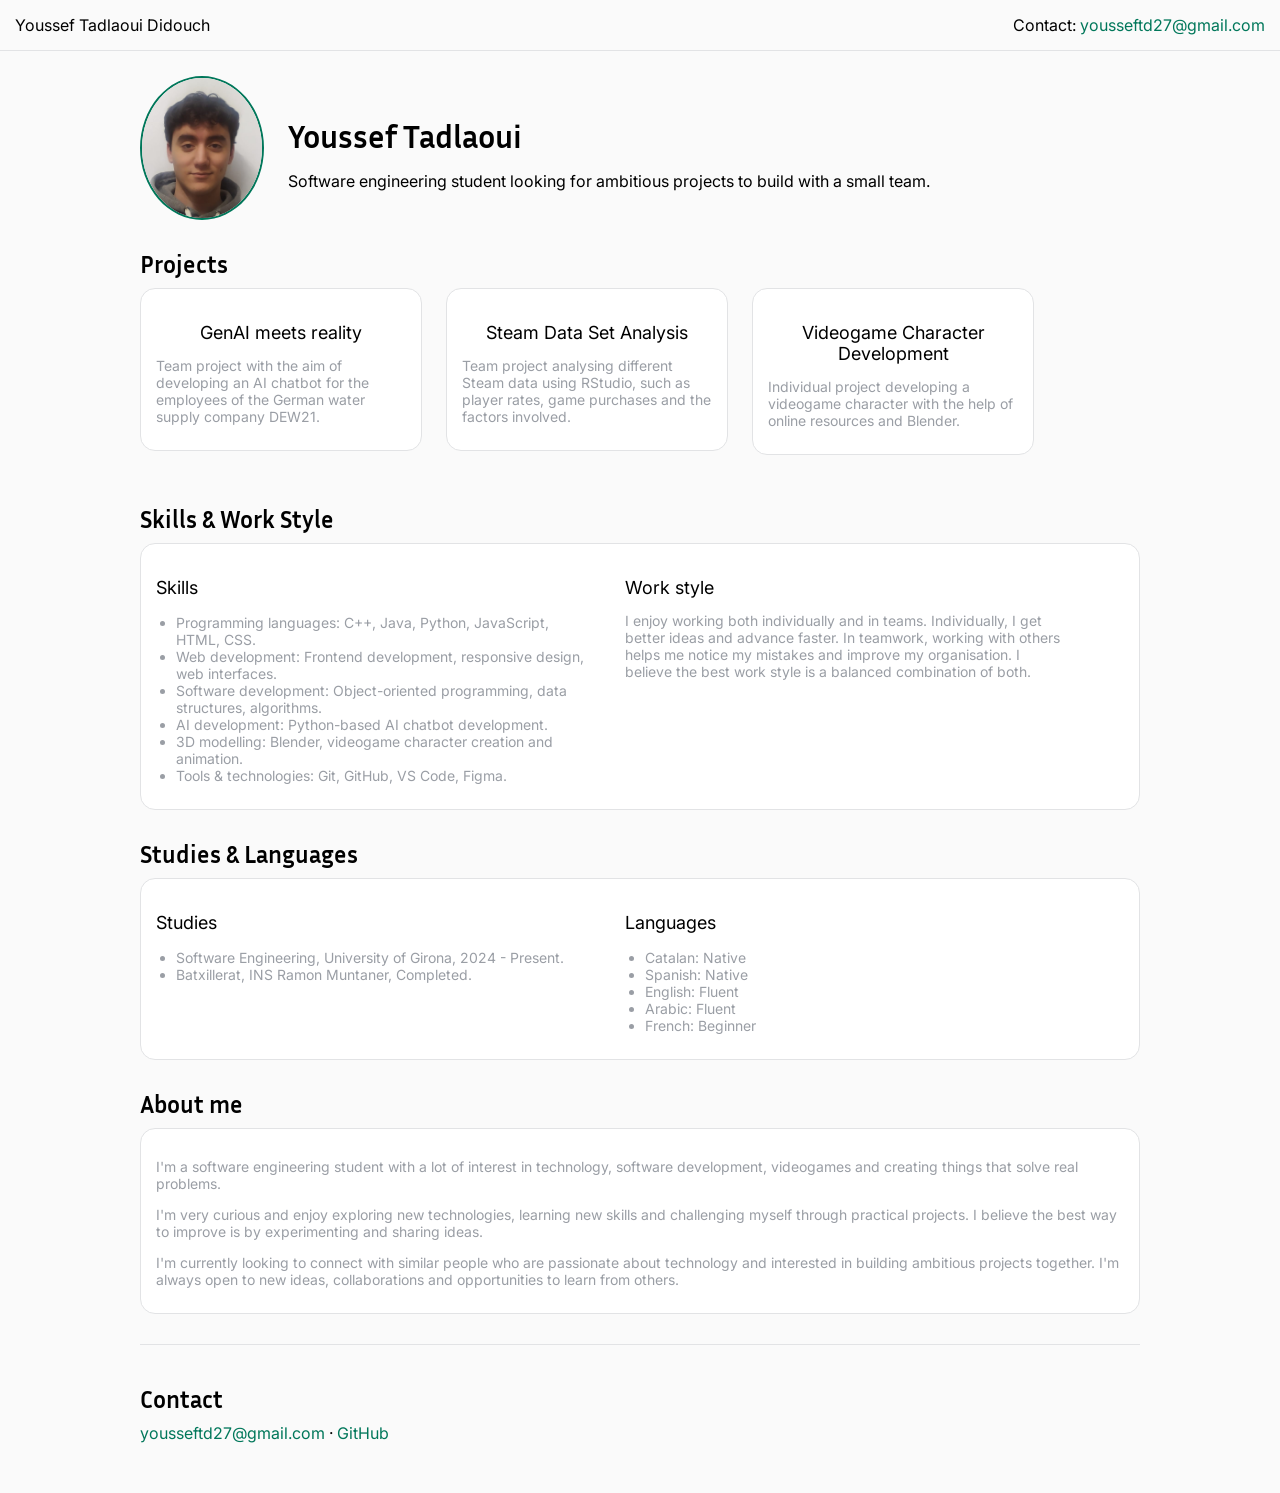
<file: index.html>
<!DOCTYPE html>
<html>
<head>
    <meta charset="UTF-8">
    <meta name="description" content="Youssef Tadlaoui's CV.">
    <title>Youssef Tadlaoui - CV</title>
	<link rel="preconnect" href="https://fonts.googleapis.com">
	<link rel="preconnect" href="https://fonts.gstatic.com" crossorigin>
	<link href="https://fonts.googleapis.com/css2?family=Inria+Sans:wght@300;400;700&family=Inter:wght@400;600&display=swap" rel="stylesheet">
    <link rel="stylesheet" type="text/css" href="cvcss.css">
</head>
<body>
    <div id="header">
        <span>Youssef Tadlaoui Didouch</span>
        <span class="contactlink">Contact: <a href="mailto:yousseftd27@gmail.com">yousseftd27@gmail.com</a></span>
    </div>
    <div class="main">
        <div id="intro">
            <img src="youssefPhoto.jpg" alt="Portrait of Youssef Tadlaoui">
            <div>
                <h1>Youssef Tadlaoui</h1>
                <p>Software engineering student looking for ambitious projects to build with a small team.</p>
            </div>
        </div>
        <h2>Projects</h2>
        <div class="card project">
            <h3>GenAI meets reality</h3>
            <p>Team project with the aim of developing an AI chatbot for the employees of the German water supply company DEW21.</p>
        </div>
        <div class="card project">
            <h3>Steam Data Set Analysis</h3>
            <p>Team project analysing different Steam data using RStudio, such as player rates, game purchases and the factors involved.</p>
        </div>
        <div class="card project">
            <h3>Videogame Character Development</h3>
            <p>Individual project developing a videogame character with the help of online resources and Blender.</p>
        </div>
        <h2>Skills &amp; Work Style</h2>
        <div class="card content">
            <div class="column">
                <h3>Skills</h3>
                <ul>
                    <li>Programming languages: C++, Java, Python, JavaScript, HTML, CSS.</li>
                    <li>Web development: Frontend development, responsive design, web interfaces.</li>
                    <li>Software development: Object-oriented programming, data structures, algorithms.</li>
                    <li>AI development: Python-based AI chatbot development.</li>
                    <li>3D modelling: Blender, videogame character creation and animation.</li>
                    <li>Tools &amp; technologies: Git, GitHub, VS Code, Figma.</li>
                </ul>
            </div>
            <div class="column">
                <h3>Work style</h3>
                <p>I enjoy working both individually and in teams. Individually, I get better ideas and advance faster. In teamwork, working with others helps me notice my mistakes and improve my organisation. I believe the best work style is a balanced combination of both.</p>
            </div>
        </div>
        <h2>Studies &amp; Languages</h2>
        <div class="card content">
            <div class="column">
                <h3>Studies</h3>
                <ul>
                    <li>Software Engineering, University of Girona, 2024 - Present.</li>
                    <li>Batxillerat, INS Ramon Muntaner, Completed.</li>
                </ul>
            </div>
            <div class="column">
                <h3>Languages</h3>
                <ul>
                    <li>Catalan: Native</li>
                    <li>Spanish: Native</li>
                    <li>English: Fluent</li>
                    <li>Arabic: Fluent</li>
                    <li>French: Beginner</li>
                </ul>
            </div>
        </div>
        <h2>About me</h2>
        <div class="card content">
            <p>I'm a software engineering student with a lot of interest in technology, software development, videogames and creating things that solve real problems.</p>
            <p>I'm very curious and enjoy exploring new technologies, learning new skills and challenging myself through practical projects. I believe the best way to improve is by experimenting and sharing ideas.</p>
            <p>I'm currently looking to connect with similar people who are passionate about technology and interested in building ambitious projects together. I'm always open to new ideas, collaborations and opportunities to learn from others.</p>
        </div>
        <div id="contact">
            <h2>Contact</h2>
            <a href="mailto:yousseftd27@gmail.com">yousseftd27@gmail.com</a>
            &middot;
            <a href="https://github.com/Yousseftd27" target="_blank">GitHub</a>
        </div>
    </div>
</body>
</html>
</file>
<file: cvcss.css>
:root {
    --accent: #00775A;
    --text: #000000;
	--card: #FFFFFF;
    --secondaryText: #9A9EA5;
    --background: #FAFAFA;
    --border: #E2E3E5;
}

body {
    font-family: Inter, sans-serif;
    background-color: var(--background);
    color: var(--text);
    margin: 0;
}

.main {
    max-width: 1000px;
    margin: auto;
}

h1, h2, h3, p, ul {
    margin-bottom: 10px;
}

h1 {
	font-family: Inria Sans, sans-serif;
}

h2 {
	font-family: Inria Sans, sans-serif;
    font-size: 24px;
    font-weight: bold;
    margin-top: 30px;
}

a {
    color: var(--accent);
    text-decoration: none;
}

a:hover {
    text-decoration: underline;
}

#header {
    position: sticky;
    top: 0;
    background-color: var(--background);
    padding: 15px;
    border-bottom: 1px solid var(--border);
}

#header .contactlink {
    float: right;
}

#intro {
    margin: 25px 0;
}

#intro img {
    width: 120px;
    height: 140px;
    border-radius: 50%;
    border: 2px solid var(--accent);
    vertical-align: middle;
    margin-right: 20px;
}

#intro div {
    display: inline-block;
    vertical-align: middle;
}

.card {
    background-color: var(--card);
    border: 1px solid var(--border);
    border-radius: 15px;
    padding: 15px;
}

.card h3 {
    font-size: 18px;
    font-weight: normal;
}

.card p, .card li {
    font-size: 14px;
    color: var(--secondaryText);
}

.card ul {
    padding-left: 20px;
}

.project {
    display: inline-block;
    vertical-align: top;
    width: 25%;
    margin: 0 20px 20px 0;
}

.project h3 {
    text-align: center;
}

.column {
    display: inline-block;
    vertical-align: top;
    width: 45%;
    margin-right: 3%;
}

.content {
    margin-bottom: 25px;
}

#contact {
    border-top: 1px solid var(--border);
    margin-top: 30px;
    padding: 10px 0 50px 0;
}
</file>
